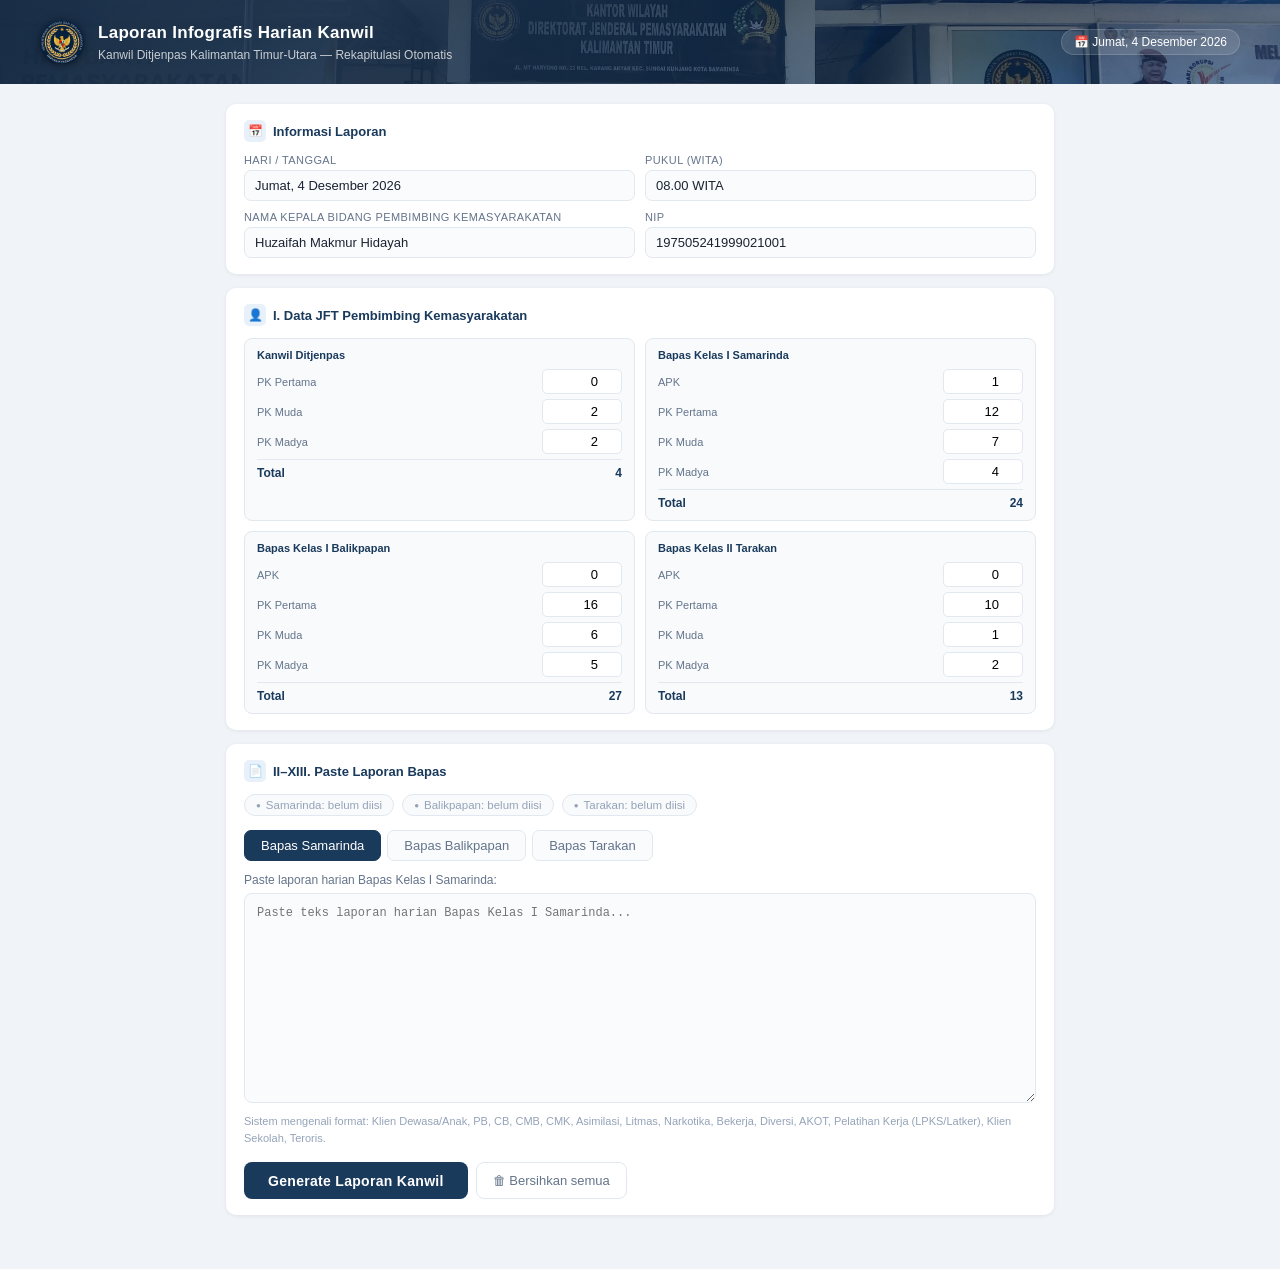
<file: index.html>
<!doctype html>
<html lang="id">
  <head>
    <meta charset="UTF-8" />
    <meta name="viewport" content="width=device-width, initial-scale=1.0" />
    <title>Laporan Infografis Harian Kanwil — Kaltim-Utara</title>
    <link rel="stylesheet" href="style.css" />

    <!-- ============================================================
       KONFIGURASI GAMBAR — UBAH DI SINI
       Letakkan file gambar di folder yang sama dengan index.html
       ============================================================ -->
    <script>
      var CONFIG = {
        LOGO: "logo.png", // ganti nama file logo
        FOTO_KANTOR: "foto_depan_kanwil.jpg", // ganti nama file foto kantor
      };

      // Inject otomatis ke CSS — tidak perlu ubah bagian lain
      document.addEventListener("DOMContentLoaded", function () {
        document.documentElement.style.setProperty(
          "--header-bg-image",
          "url('" + CONFIG.FOTO_KANTOR + "')",
        );
        var logoEl = document.getElementById("header-logo");
        if (logoEl) logoEl.src = CONFIG.LOGO;
      });
    </script>
  </head>
  <body>
    <div class="header">
      <!-- Background foto kantor — atur opacity di style.css variabel --header-bg-opacity -->
      <div class="header-bg"></div>
      <div class="header-inner">
        <div class="header-logo-wrap">
          <div class="logo-container">
            <img
              src="logo.png"
              alt="Logo Kementerian Imigrasi dan Pemasyarakatan"
              class="logo-img"
              id="header-logo"
            />
          </div>
          <div class="header-text">
            <h1>Laporan Infografis Harian Kanwil</h1>
            <p>
              Kanwil Ditjenpas Kalimantan Timur-Utara — Rekapitulasi Otomatis
            </p>
          </div>
        </div>
        <div class="header-date" id="header-date">📅 …</div>
      </div>
    </div>

    <div class="container">
      <!-- ===== META INFO ===== -->
      <div class="card">
        <div class="card-title">
          <span class="icon">📅</span> Informasi Laporan
        </div>
        <div class="meta-grid" style="margin-bottom: 10px">
          <div class="field">
            <label>Hari / Tanggal</label>
            <input
              type="text"
              id="meta-hari"
              value=""
              placeholder="Masukkan Hari dan Tanggal Laporan Dibuat"
            />
          </div>
          <div class="field">
            <label>Pukul (WITA)</label>
            <input
              type="text"
              id="meta-pukul"
              value="08.00 WITA"
              placeholder="Masukkan Jam Laporan Dibuat"
            />
          </div>
        </div>
        <div class="meta-grid">
          <div class="field">
            <label>Nama Kepala Bidang Pembimbing Kemasyarakatan</label>
            <input
              type="text"
              id="meta-nama"
              value="Huzaifah Makmur Hidayah"
              placeholder="Masukkan Nama Kepala Bidang Pembimbing Kemasyarakatan"
            />
          </div>
          <div class="field">
            <label>NIP</label>
            <input
              type="text"
              id="meta-nip"
              value="197505241999021001"
              placeholder="Masukkan NIP"
            />
          </div>
        </div>
      </div>

      <!-- ===== JFT PK ===== -->
      <div class="card">
        <div class="card-title">
          <span class="icon">👤</span> I. Data JFT Pembimbing Kemasyarakatan
        </div>
        <div class="jft-grid">
          <!-- Kanwil -->
          <div class="jft-unit">
            <div class="jft-unit-title">Kanwil Ditjenpas</div>
            <div class="jft-row">
              <label>PK Pertama</label
              ><input
                type="number"
                id="jft_kanwil_pertama"
                value="0"
                min="0"
                oninput="updateJftTotal('kanwil')"
              />
            </div>
            <div class="jft-row">
              <label>PK Muda</label
              ><input
                type="number"
                id="jft_kanwil_muda"
                value="2"
                min="0"
                oninput="updateJftTotal('kanwil')"
              />
            </div>
            <div class="jft-row">
              <label>PK Madya</label
              ><input
                type="number"
                id="jft_kanwil_madya"
                value="2"
                min="0"
                oninput="updateJftTotal('kanwil')"
              />
            </div>
            <div class="jft-total">
              <span>Total</span><span id="jft-kanwil-total">4</span>
            </div>
          </div>

          <!-- Samarinda -->
          <div class="jft-unit">
            <div class="jft-unit-title">Bapas Kelas I Samarinda</div>
            <div class="jft-row">
              <label>APK</label
              ><input
                type="number"
                id="jft_smr_apk"
                value="1"
                min="0"
                oninput="updateJftTotal('smr')"
              />
            </div>
            <div class="jft-row">
              <label>PK Pertama</label
              ><input
                type="number"
                id="jft_smr_pertama"
                value="12"
                min="0"
                oninput="updateJftTotal('smr')"
              />
            </div>
            <div class="jft-row">
              <label>PK Muda</label
              ><input
                type="number"
                id="jft_smr_muda"
                value="7"
                min="0"
                oninput="updateJftTotal('smr')"
              />
            </div>
            <div class="jft-row">
              <label>PK Madya</label
              ><input
                type="number"
                id="jft_smr_madya"
                value="4"
                min="0"
                oninput="updateJftTotal('smr')"
              />
            </div>
            <div class="jft-total">
              <span>Total</span><span id="jft-smr-total">24</span>
            </div>
          </div>

          <!-- Balikpapan -->
          <div class="jft-unit">
            <div class="jft-unit-title">Bapas Kelas I Balikpapan</div>
            <div class="jft-row">
              <label>APK</label
              ><input
                type="number"
                id="jft_bpp_apk"
                value="0"
                min="0"
                oninput="updateJftTotal('bpp')"
              />
            </div>
            <div class="jft-row">
              <label>PK Pertama</label
              ><input
                type="number"
                id="jft_bpp_pertama"
                value="16"
                min="0"
                oninput="updateJftTotal('bpp')"
              />
            </div>
            <div class="jft-row">
              <label>PK Muda</label
              ><input
                type="number"
                id="jft_bpp_muda"
                value="6"
                min="0"
                oninput="updateJftTotal('bpp')"
              />
            </div>
            <div class="jft-row">
              <label>PK Madya</label
              ><input
                type="number"
                id="jft_bpp_madya"
                value="5"
                min="0"
                oninput="updateJftTotal('bpp')"
              />
            </div>
            <div class="jft-total">
              <span>Total</span><span id="jft-bpp-total">27</span>
            </div>
          </div>

          <!-- Tarakan -->
          <div class="jft-unit">
            <div class="jft-unit-title">Bapas Kelas II Tarakan</div>
            <div class="jft-row">
              <label>APK</label
              ><input
                type="number"
                id="jft_trk_apk"
                value="0"
                min="0"
                oninput="updateJftTotal('trk')"
              />
            </div>
            <div class="jft-row">
              <label>PK Pertama</label
              ><input
                type="number"
                id="jft_trk_pertama"
                value="10"
                min="0"
                oninput="updateJftTotal('trk')"
              />
            </div>
            <div class="jft-row">
              <label>PK Muda</label
              ><input
                type="number"
                id="jft_trk_muda"
                value="1"
                min="0"
                oninput="updateJftTotal('trk')"
              />
            </div>
            <div class="jft-row">
              <label>PK Madya</label
              ><input
                type="number"
                id="jft_trk_madya"
                value="2"
                min="0"
                oninput="updateJftTotal('trk')"
              />
            </div>
            <div class="jft-total">
              <span>Total</span><span id="jft-trk-total">13</span>
            </div>
          </div>
        </div>
      </div>

      <!-- ===== INPUT LAPORAN BAPAS ===== -->
      <div class="card">
        <div class="card-title">
          <span class="icon">📄</span> II–XIII. Paste Laporan Bapas
        </div>

        <div class="status-row">
          <span class="badge" id="badge-smr">Samarinda: belum diisi</span>
          <span class="badge" id="badge-bpp">Balikpapan: belum diisi</span>
          <span class="badge" id="badge-trk">Tarakan: belum diisi</span>
        </div>

        <div class="tabs">
          <button
            type="button"
            class="tab active"
            onclick="switchTab('smr', this)"
          >
            Bapas Samarinda
          </button>
          <button type="button" class="tab" onclick="switchTab('bpp', this)">
            Bapas Balikpapan
          </button>
          <button type="button" class="tab" onclick="switchTab('trk', this)">
            Bapas Tarakan
          </button>
        </div>

        <!-- Panel Samarinda -->
        <div id="panel-smr" class="panel active">
          <label class="textarea-label"
            >Paste laporan harian Bapas Kelas I Samarinda:</label
          >
          <textarea
            id="txt-smr"
            placeholder="Paste teks laporan harian Bapas Kelas I Samarinda..."
            oninput="
              updateBadge('smr');
              livePreview('smr');
            "
          ></textarea>
          <p class="hint">
            Sistem mengenali format: Klien Dewasa/Anak, PB, CB, CMB, CMK,
            Asimilasi, Litmas, Narkotika, Bekerja, Diversi, AKOT, Pelatihan
            Kerja (LPKS/Latker), Klien Sekolah, Teroris.
          </p>
          <div class="parse-preview" id="prev-smr">
            <div class="parse-title">Hasil Parse Otomatis ✓</div>
            <div class="parse-grid" id="prev-smr-grid"></div>
          </div>
        </div>

        <!-- Panel Balikpapan -->
        <div id="panel-bpp" class="panel">
          <label class="textarea-label"
            >Paste laporan harian Bapas Kelas I Balikpapan:</label
          >
          <textarea
            id="txt-bpp"
            placeholder="Paste teks laporan harian Bapas Kelas I Balikpapan..."
            oninput="
              updateBadge('bpp');
              livePreview('bpp');
            "
          ></textarea>
          <p class="hint">
            Sistem mengenali format: Klien Dewasa/Anak, PB, CB, CMB, CMK,
            Asimilasi, Litmas, Narkotika, Bekerja, Diversi, AKOT, Pelatihan
            Kerja (LPKS/Latker), Klien Sekolah, Teroris.
          </p>
          <div class="parse-preview" id="prev-bpp">
            <div class="parse-title">Hasil Parse Otomatis ✓</div>
            <div class="parse-grid" id="prev-bpp-grid"></div>
          </div>
        </div>

        <!-- Panel Tarakan -->
        <div id="panel-trk" class="panel">
          <label class="textarea-label"
            >Paste laporan harian Bapas Kelas II Tarakan:</label
          >
          <textarea
            id="txt-trk"
            placeholder="Paste teks laporan harian Bapas Kelas II Tarakan..."
            oninput="
              updateBadge('trk');
              livePreview('trk');
            "
          ></textarea>
          <p class="hint">
            Sistem mengenali format: Klien Dewasa/Anak, PB, CB, CMB, CMK,
            Asimilasi, Litmas, Narkotika, Bekerja, Diversi, AKOT, Pelatihan
            Kerja (LPKS/Latker), Klien Sekolah, Teroris.
          </p>
          <div class="parse-preview" id="prev-trk">
            <div class="parse-title">Hasil Parse Otomatis ✓</div>
            <div class="parse-grid" id="prev-trk-grid"></div>
          </div>
        </div>

        <div class="err" id="err-msg"></div>

        <div class="btn-row" style="margin-top: 16px">
          <button type="button" class="btn-gen" onclick="generateLaporan()">
            Generate Laporan Kanwil
          </button>
          <button type="button" class="btn-clear" onclick="clearAll()">
            🗑 Bersihkan semua
          </button>
        </div>
      </div>

      <!-- ===== HASIL ===== -->
      <div class="result-wrap" id="result-area" style="display: none">
        <div class="result-card">
          <div class="result-header">
            <span class="result-label"
              >📋 Hasil Rekapitulasi Laporan Kanwil</span
            >
            <button type="button" class="btn-copy" onclick="copyResult()">
              📋 Salin teks
            </button>
          </div>
          <div class="result-body">
            <pre id="result-text"></pre>
          </div>
        </div>
      </div>
    </div>
    <!-- /container -->

    <script src="app.js"></script>
  </body>
</html>
</file>
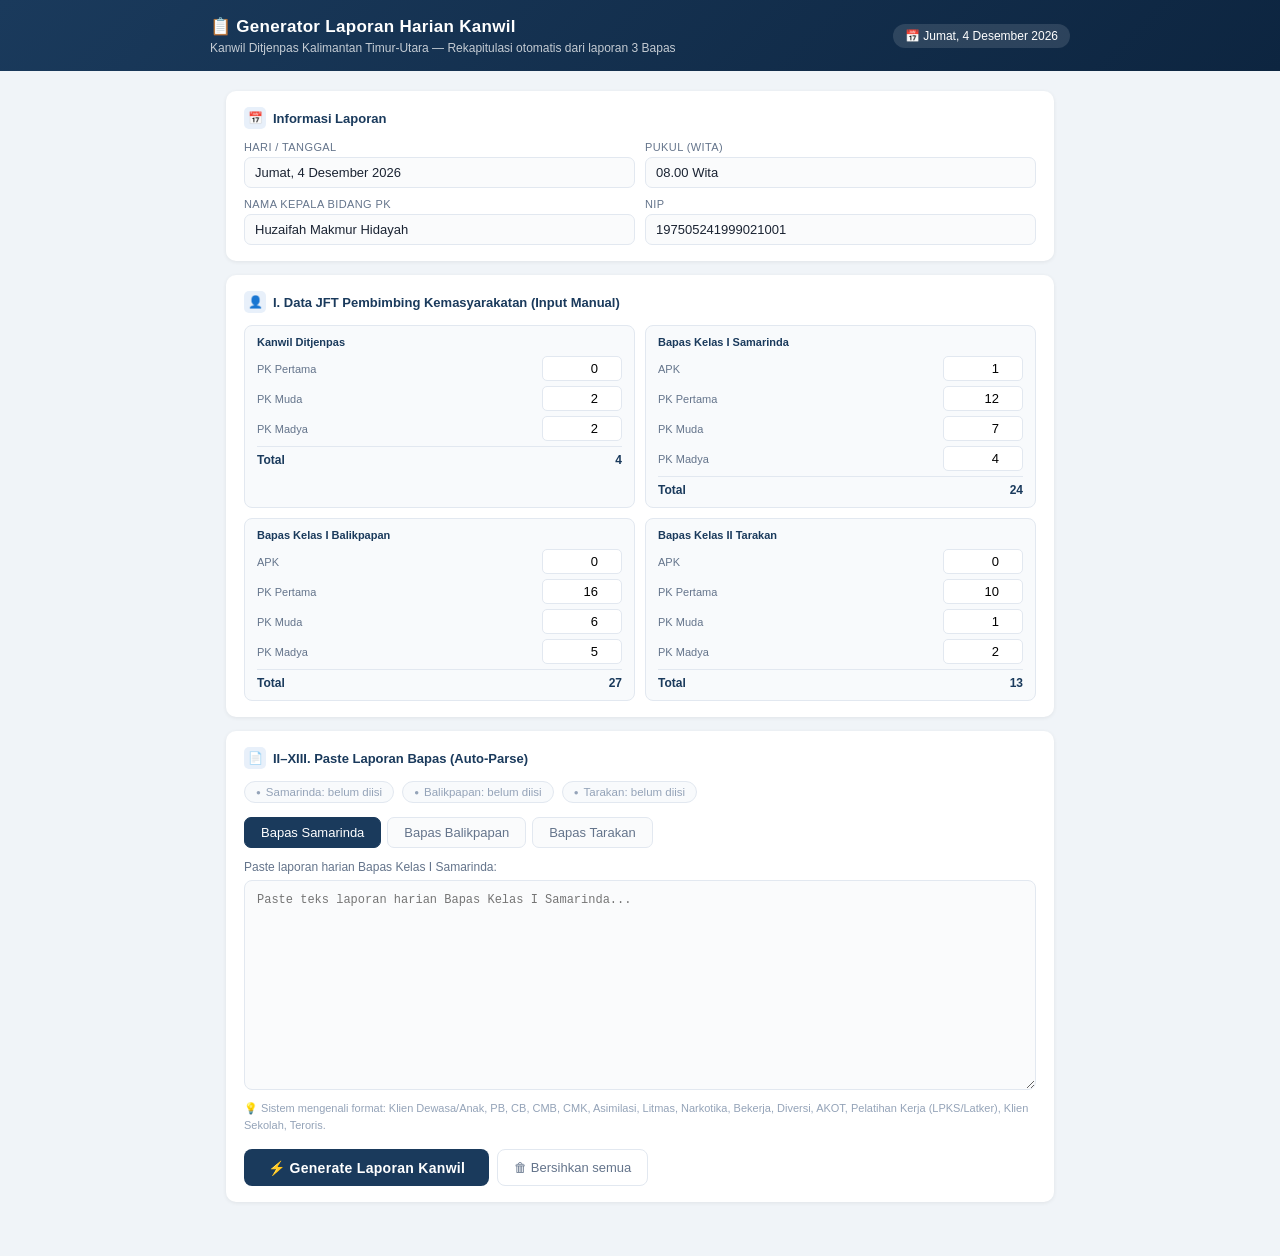
<file: laporan-kanwil.html>
<!DOCTYPE html>
<html lang="id">
<head>
<meta charset="UTF-8" />
<meta name="viewport" content="width=device-width, initial-scale=1.0" />
<title>Generator Laporan Harian Kanwil — Kaltim-Utara</title>
<style>
/* ============================================================
   Generator Laporan Harian Kanwil — Kaltim-Utara
   Versi: HTML Murni (tanpa PHP / server)
   ============================================================ */

*, *::before, *::after {
  box-sizing: border-box;
  margin: 0;
  padding: 0;
}

body {
  font-family: 'Segoe UI', Tahoma, Geneva, Verdana, sans-serif;
  background: #f0f4f8;
  color: #1a2332;
  min-height: 100vh;
}

/* ---- HEADER ---- */
.header {
  background: linear-gradient(135deg, #1a3a5c 0%, #0d2540 100%);
  color: white;
  padding: 16px 24px;
}
.header-inner {
  max-width: 860px;
  margin: 0 auto;
  display: flex;
  align-items: center;
  justify-content: space-between;
  gap: 12px;
  flex-wrap: wrap;
}
.header h1 {
  font-size: 17px;
  font-weight: 600;
  letter-spacing: 0.3px;
}
.header p {
  font-size: 12px;
  opacity: 0.75;
  margin-top: 4px;
}
.header-date {
  font-size: 12px;
  background: rgba(255,255,255,0.12);
  padding: 5px 12px;
  border-radius: 20px;
  white-space: nowrap;
}

/* ---- CONTAINER ---- */
.container {
  max-width: 860px;
  margin: 0 auto;
  padding: 20px 16px 40px;
}

/* ---- CARDS ---- */
.card {
  background: white;
  border-radius: 10px;
  padding: 16px 18px;
  margin-bottom: 14px;
  box-shadow: 0 1px 4px rgba(0,0,0,0.07);
}
.card-title {
  font-size: 13px;
  font-weight: 600;
  color: #1a3a5c;
  margin-bottom: 12px;
  display: flex;
  align-items: center;
  gap: 7px;
}
.card-title .icon {
  width: 22px;
  height: 22px;
  background: #e8f0fa;
  border-radius: 5px;
  display: flex;
  align-items: center;
  justify-content: center;
  font-size: 12px;
}

/* ---- META GRIDS ---- */
.meta-grid {
  display: grid;
  grid-template-columns: 1fr 1fr;
  gap: 10px;
}
@media (max-width: 600px) {
  .meta-grid { grid-template-columns: 1fr; }
}
.field label {
  font-size: 11px;
  color: #64748b;
  display: block;
  margin-bottom: 4px;
  font-weight: 500;
  text-transform: uppercase;
  letter-spacing: 0.4px;
}
.field input,
.field select {
  width: 100%;
  padding: 7px 10px;
  font-size: 13px;
  border: 1.5px solid #e2e8f0;
  border-radius: 7px;
  background: #fafbfc;
  color: #1a2332;
  transition: border-color 0.15s;
}
.field input:focus,
.field select:focus {
  outline: none;
  border-color: #2563eb;
  background: white;
}

/* ---- JFT SECTION ---- */
.jft-grid {
  display: grid;
  grid-template-columns: 1fr 1fr;
  gap: 10px;
}
@media (max-width: 600px) {
  .jft-grid { grid-template-columns: 1fr; }
}
.jft-unit {
  background: #f8fafc;
  border: 1px solid #e2e8f0;
  border-radius: 8px;
  padding: 10px 12px;
}
.jft-unit-title {
  font-size: 11px;
  font-weight: 600;
  color: #1a3a5c;
  margin-bottom: 8px;
}
.jft-row {
  display: grid;
  grid-template-columns: 1fr 80px;
  align-items: center;
  margin-bottom: 5px;
}
.jft-row label {
  font-size: 11px;
  color: #64748b;
}
.jft-row input {
  padding: 4px 8px;
  font-size: 13px;
  border: 1px solid #e2e8f0;
  border-radius: 5px;
  text-align: right;
  width: 100%;
  background: white;
}
.jft-row input:focus {
  outline: none;
  border-color: #2563eb;
}
.jft-total {
  font-size: 12px;
  font-weight: 600;
  color: #1a3a5c;
  padding-top: 6px;
  border-top: 1px solid #e2e8f0;
  margin-top: 4px;
  display: flex;
  justify-content: space-between;
}

/* ---- TABS ---- */
.tabs {
  display: flex;
  gap: 6px;
  margin-bottom: 12px;
  flex-wrap: wrap;
}
.tab {
  padding: 7px 16px;
  border-radius: 7px;
  border: 1.5px solid #e2e8f0;
  background: #fafbfc;
  color: #64748b;
  font-size: 13px;
  font-weight: 500;
  cursor: pointer;
  transition: all 0.15s;
}
.tab:hover {
  border-color: #93c5fd;
  color: #2563eb;
}
.tab.active {
  background: #1a3a5c;
  color: white;
  border-color: #1a3a5c;
}

/* ---- STATUS BADGES ---- */
.status-row {
  display: flex;
  gap: 8px;
  flex-wrap: wrap;
  margin-bottom: 14px;
}
.badge {
  font-size: 11.5px;
  padding: 4px 11px;
  border-radius: 20px;
  border: 1.5px solid #e2e8f0;
  color: #94a3b8;
  background: #f8fafc;
  font-weight: 500;
  display: flex;
  align-items: center;
  gap: 5px;
}
.badge::before { content: '●'; font-size: 8px; }
.badge.ok {
  background: #f0fdf4;
  border-color: #86efac;
  color: #15803d;
}
.badge.ok::before { color: #22c55e; }

/* ---- PANEL & TEXTAREA ---- */
.panel { display: none; }
.panel.active { display: block; }

.textarea-label {
  font-size: 12px;
  color: #64748b;
  margin-bottom: 6px;
  display: block;
}
textarea {
  width: 100%;
  height: 210px;
  padding: 10px 12px;
  font-size: 12px;
  font-family: 'Courier New', monospace;
  border: 1.5px solid #e2e8f0;
  border-radius: 8px;
  background: #fafbfc;
  color: #1a2332;
  resize: vertical;
  line-height: 1.6;
  transition: border-color 0.15s;
}
textarea:focus {
  outline: none;
  border-color: #2563eb;
  background: white;
}
.hint {
  font-size: 11px;
  color: #94a3b8;
  margin-top: 6px;
  line-height: 1.5;
}

/* ---- PARSE PREVIEW ---- */
.parse-preview {
  margin-top: 10px;
  background: #f8fafc;
  border: 1px solid #e2e8f0;
  border-radius: 8px;
  padding: 10px 12px;
  display: none;
}
.parse-preview.show { display: block; }
.parse-title {
  font-size: 11px;
  font-weight: 600;
  color: #64748b;
  text-transform: uppercase;
  letter-spacing: 0.5px;
  margin-bottom: 8px;
}
.parse-grid {
  display: grid;
  grid-template-columns: repeat(auto-fill, minmax(130px, 1fr));
  gap: 5px;
}
.parse-item {
  background: white;
  border: 1px solid #e2e8f0;
  border-radius: 5px;
  padding: 5px 8px;
}
.parse-item .key { font-size: 10px; color: #94a3b8; }
.parse-item .val { font-size: 13px; font-weight: 600; color: #1a3a5c; }
.parse-item.found .val { color: #15803d; }
.parse-item.zero  .val { color: #94a3b8; }

/* ---- BUTTONS ---- */
.btn-row {
  display: flex;
  gap: 8px;
  flex-wrap: wrap;
}
.btn-gen {
  padding: 10px 24px;
  background: #1a3a5c;
  color: white;
  border: none;
  border-radius: 8px;
  font-size: 14px;
  font-weight: 600;
  cursor: pointer;
  transition: background 0.15s;
  letter-spacing: 0.3px;
}
.btn-gen:hover { background: #0d2540; }

.btn-clear {
  padding: 10px 16px;
  background: transparent;
  color: #64748b;
  border: 1.5px solid #e2e8f0;
  border-radius: 8px;
  font-size: 13px;
  cursor: pointer;
  transition: all 0.15s;
}
.btn-clear:hover { border-color: #94a3b8; color: #334155; }

.btn-copy {
  padding: 7px 16px;
  background: #15803d;
  color: white;
  border: none;
  border-radius: 7px;
  font-size: 13px;
  font-weight: 500;
  cursor: pointer;
  transition: background 0.15s;
}
.btn-copy:hover { background: #166534; }

/* ---- ERROR ---- */
.err {
  background: #fef2f2;
  border: 1px solid #fca5a5;
  color: #b91c1c;
  padding: 10px 14px;
  border-radius: 8px;
  font-size: 13px;
  margin-top: 10px;
  display: none;
}

/* ---- RESULT ---- */
.result-wrap { margin-top: 16px; }
.result-card {
  background: white;
  border-radius: 10px;
  box-shadow: 0 1px 4px rgba(0,0,0,0.07);
  overflow: hidden;
}
.result-header {
  display: flex;
  align-items: center;
  justify-content: space-between;
  padding: 12px 16px;
  background: #1a3a5c;
}
.result-label {
  font-size: 13px;
  font-weight: 600;
  color: white;
}
.result-body { padding: 16px; }
pre {
  font-size: 12.5px;
  font-family: 'Courier New', monospace;
  color: #1a2332;
  white-space: pre-wrap;
  word-break: break-word;
  line-height: 1.8;
}
</style>
</head>
<body>

<div class="header">
  <div class="header-inner">
    <div>
      <h1>📋 Generator Laporan Harian Kanwil</h1>
      <p>Kanwil Ditjenpas Kalimantan Timur-Utara — Rekapitulasi otomatis dari laporan 3 Bapas</p>
    </div>
    <div class="header-date" id="header-date">📅 …</div>
  </div>
</div>

<div class="container">

  <!-- ===== META INFO ===== -->
  <div class="card">
    <div class="card-title"><span class="icon">📅</span> Informasi Laporan</div>
    <div class="meta-grid" style="margin-bottom:10px">
      <div class="field">
        <label>Hari / Tanggal</label>
        <input type="text" id="meta-hari" placeholder="Sabtu, 2 Mei 2026" />
      </div>
      <div class="field">
        <label>Pukul (WITA)</label>
        <input type="text" id="meta-pukul" value="08.00 Wita" placeholder="08.00 Wita" />
      </div>
    </div>
    <div class="meta-grid">
      <div class="field">
        <label>Nama Kepala Bidang PK</label>
        <input type="text" id="meta-nama" value="Huzaifah Makmur Hidayah" />
      </div>
      <div class="field">
        <label>NIP</label>
        <input type="text" id="meta-nip" value="197505241999021001" />
      </div>
    </div>
  </div>

  <!-- ===== JFT PK ===== -->
  <div class="card">
    <div class="card-title"><span class="icon">👤</span> I. Data JFT Pembimbing Kemasyarakatan (Input Manual)</div>
    <div class="jft-grid">

      <!-- Kanwil -->
      <div class="jft-unit">
        <div class="jft-unit-title">Kanwil Ditjenpas</div>
        <div class="jft-row"><label>PK Pertama</label><input type="number" id="jft_kanwil_pertama" value="0" min="0" oninput="updateJftTotal('kanwil')" /></div>
        <div class="jft-row"><label>PK Muda</label><input type="number" id="jft_kanwil_muda" value="2" min="0" oninput="updateJftTotal('kanwil')" /></div>
        <div class="jft-row"><label>PK Madya</label><input type="number" id="jft_kanwil_madya" value="2" min="0" oninput="updateJftTotal('kanwil')" /></div>
        <div class="jft-total"><span>Total</span><span id="jft-kanwil-total">4</span></div>
      </div>

      <!-- Samarinda -->
      <div class="jft-unit">
        <div class="jft-unit-title">Bapas Kelas I Samarinda</div>
        <div class="jft-row"><label>APK</label><input type="number" id="jft_smr_apk" value="1" min="0" oninput="updateJftTotal('smr')" /></div>
        <div class="jft-row"><label>PK Pertama</label><input type="number" id="jft_smr_pertama" value="12" min="0" oninput="updateJftTotal('smr')" /></div>
        <div class="jft-row"><label>PK Muda</label><input type="number" id="jft_smr_muda" value="7" min="0" oninput="updateJftTotal('smr')" /></div>
        <div class="jft-row"><label>PK Madya</label><input type="number" id="jft_smr_madya" value="4" min="0" oninput="updateJftTotal('smr')" /></div>
        <div class="jft-total"><span>Total</span><span id="jft-smr-total">24</span></div>
      </div>

      <!-- Balikpapan -->
      <div class="jft-unit">
        <div class="jft-unit-title">Bapas Kelas I Balikpapan</div>
        <div class="jft-row"><label>APK</label><input type="number" id="jft_bpp_apk" value="0" min="0" oninput="updateJftTotal('bpp')" /></div>
        <div class="jft-row"><label>PK Pertama</label><input type="number" id="jft_bpp_pertama" value="16" min="0" oninput="updateJftTotal('bpp')" /></div>
        <div class="jft-row"><label>PK Muda</label><input type="number" id="jft_bpp_muda" value="6" min="0" oninput="updateJftTotal('bpp')" /></div>
        <div class="jft-row"><label>PK Madya</label><input type="number" id="jft_bpp_madya" value="5" min="0" oninput="updateJftTotal('bpp')" /></div>
        <div class="jft-total"><span>Total</span><span id="jft-bpp-total">27</span></div>
      </div>

      <!-- Tarakan -->
      <div class="jft-unit">
        <div class="jft-unit-title">Bapas Kelas II Tarakan</div>
        <div class="jft-row"><label>APK</label><input type="number" id="jft_trk_apk" value="0" min="0" oninput="updateJftTotal('trk')" /></div>
        <div class="jft-row"><label>PK Pertama</label><input type="number" id="jft_trk_pertama" value="10" min="0" oninput="updateJftTotal('trk')" /></div>
        <div class="jft-row"><label>PK Muda</label><input type="number" id="jft_trk_muda" value="1" min="0" oninput="updateJftTotal('trk')" /></div>
        <div class="jft-row"><label>PK Madya</label><input type="number" id="jft_trk_madya" value="2" min="0" oninput="updateJftTotal('trk')" /></div>
        <div class="jft-total"><span>Total</span><span id="jft-trk-total">13</span></div>
      </div>

    </div>
  </div>

  <!-- ===== INPUT LAPORAN BAPAS ===== -->
  <div class="card">
    <div class="card-title"><span class="icon">📄</span> II–XIII. Paste Laporan Bapas (Auto-Parse)</div>

    <div class="status-row">
      <span class="badge" id="badge-smr">Samarinda: belum diisi</span>
      <span class="badge" id="badge-bpp">Balikpapan: belum diisi</span>
      <span class="badge" id="badge-trk">Tarakan: belum diisi</span>
    </div>

    <div class="tabs">
      <button type="button" class="tab active" onclick="switchTab('smr',this)">Bapas Samarinda</button>
      <button type="button" class="tab" onclick="switchTab('bpp',this)">Bapas Balikpapan</button>
      <button type="button" class="tab" onclick="switchTab('trk',this)">Bapas Tarakan</button>
    </div>

    <!-- Panel Samarinda -->
    <div id="panel-smr" class="panel active">
      <label class="textarea-label">Paste laporan harian Bapas Kelas I Samarinda:</label>
      <textarea id="txt-smr" placeholder="Paste teks laporan harian Bapas Kelas I Samarinda..." oninput="updateBadge('smr'); livePreview('smr')"></textarea>
      <p class="hint">💡 Sistem mengenali format: Klien Dewasa/Anak, PB, CB, CMB, CMK, Asimilasi, Litmas, Narkotika, Bekerja, Diversi, AKOT, Pelatihan Kerja (LPKS/Latker), Klien Sekolah, Teroris.</p>
      <div class="parse-preview" id="prev-smr">
        <div class="parse-title">Hasil Parse Otomatis ✓</div>
        <div class="parse-grid" id="prev-smr-grid"></div>
      </div>
    </div>

    <!-- Panel Balikpapan -->
    <div id="panel-bpp" class="panel">
      <label class="textarea-label">Paste laporan harian Bapas Kelas I Balikpapan:</label>
      <textarea id="txt-bpp" placeholder="Paste teks laporan harian Bapas Kelas I Balikpapan..." oninput="updateBadge('bpp'); livePreview('bpp')"></textarea>
      <p class="hint">💡 Sistem mengenali format: Klien Dewasa/Anak, PB, CB, CMB, CMK, Asimilasi, Litmas, Narkotika, Bekerja, Diversi, AKOT, Pelatihan Kerja (LPKS/Latker), Klien Sekolah, Teroris.</p>
      <div class="parse-preview" id="prev-bpp">
        <div class="parse-title">Hasil Parse Otomatis ✓</div>
        <div class="parse-grid" id="prev-bpp-grid"></div>
      </div>
    </div>

    <!-- Panel Tarakan -->
    <div id="panel-trk" class="panel">
      <label class="textarea-label">Paste laporan harian Bapas Kelas II Tarakan:</label>
      <textarea id="txt-trk" placeholder="Paste teks laporan harian Bapas Kelas II Tarakan..." oninput="updateBadge('trk'); livePreview('trk')"></textarea>
      <p class="hint">💡 Sistem mengenali format: Klien Dewasa/Anak, PB, CB, CMB, CMK, Asimilasi, Litmas, Narkotika, Bekerja, Diversi, AKOT, Pelatihan Kerja (LPKS/Latker), Klien Sekolah, Teroris.</p>
      <div class="parse-preview" id="prev-trk">
        <div class="parse-title">Hasil Parse Otomatis ✓</div>
        <div class="parse-grid" id="prev-trk-grid"></div>
      </div>
    </div>

    <div class="err" id="err-msg"></div>

    <div class="btn-row" style="margin-top:16px">
      <button type="button" class="btn-gen" onclick="generateLaporan()">⚡ Generate Laporan Kanwil</button>
      <button type="button" class="btn-clear" onclick="clearAll()">🗑 Bersihkan semua</button>
    </div>
  </div>

  <!-- ===== HASIL ===== -->
  <div class="result-wrap" id="result-area" style="display:none">
    <div class="result-card">
      <div class="result-header">
        <span class="result-label">📋 Hasil Rekapitulasi Laporan Kanwil</span>
        <button type="button" class="btn-copy" onclick="copyResult()">📋 Salin teks</button>
      </div>
      <div class="result-body">
        <pre id="result-text"></pre>
      </div>
    </div>
  </div>

</div><!-- /container -->

<script>
/* ============================================================
   KONFIGURASI
   ============================================================ */
var KABID_NAMA = 'Huzaifah Makmur Hidayah';
var KABID_NIP  = '197505241999021001';

var HARI_LIST  = ['Minggu','Senin','Selasa','Rabu','Kamis','Jumat','Sabtu'];
var BULAN_LIST = ['','Januari','Februari','Maret','April','Mei','Juni','Juli','Agustus','September','Oktober','November','Desember'];

var PREVIEW_FIELDS = [
  { key: 'dewasa',          label: 'Klien Dewasa' },
  { key: 'anak',            label: 'Klien Anak' },
  { key: 'pb_dewasa',       label: 'PB (Dewasa)' },
  { key: 'cb_dewasa',       label: 'CB (Dewasa)' },
  { key: 'cmb_dewasa',      label: 'CMB' },
  { key: 'cmk_dewasa',      label: 'CMK' },
  { key: 'asim_dewasa',     label: 'Asimilasi Dew.' },
  { key: 'pb_anak',         label: 'PB (Anak)' },
  { key: 'cb_anak',         label: 'CB (Anak)' },
  { key: 'asim_anak',       label: 'Asimilasi Anak' },
  { key: 'litmas_dew_req',  label: 'Litmas Dew. (Req)' },
  { key: 'litmas_dew_done', label: 'Litmas Dew. (Done)' },
  { key: 'litmas_anak_req', label: 'Litmas Anak (Req)' },
  { key: 'litmas_anak_done',label: 'Litmas Anak (Done)' },
  { key: 'diversi',         label: 'Diversi' },
  { key: 'akot',            label: 'AKOT' },
  { key: 'latker',          label: 'Latker/LPKS' },
  { key: 'sekolah',         label: 'Klien Sekolah' },
  { key: 'bekerja',         label: 'Klien Bekerja' },
  { key: 'narkotika',       label: 'Narkotika (Dew+Anak)' },
  { key: 'teroris',         label: 'Teroris (Dew+Anak)' },
];

/* ============================================================
   TANGGAL OTOMATIS
   ============================================================ */
function getTanggalHariIni() {
  var now = new Date();
  var hari   = HARI_LIST[now.getDay()];
  var tgl    = now.getDate();
  var bulan  = BULAN_LIST[now.getMonth() + 1];
  var tahun  = now.getFullYear();
  return hari + ', ' + tgl + ' ' + bulan + ' ' + tahun;
}

/* ============================================================
   TAB SWITCHING
   ============================================================ */
function switchTab(id, el) {
  document.querySelectorAll('.tab').forEach(function(t) { t.classList.remove('active'); });
  document.querySelectorAll('.panel').forEach(function(p) { p.classList.remove('active'); });
  el.classList.add('active');
  document.getElementById('panel-' + id).classList.add('active');
}

/* ============================================================
   STATUS BADGE
   ============================================================ */
function updateBadge(id) {
  var txt   = document.getElementById('txt-' + id).value.trim();
  var badge = document.getElementById('badge-' + id);
  var label = id === 'smr' ? 'Samarinda' : id === 'bpp' ? 'Balikpapan' : 'Tarakan';
  if (txt.length > 20) {
    badge.className = 'badge ok';
    badge.textContent = label + ': sudah diisi ✓';
  } else {
    badge.className = 'badge';
    badge.textContent = label + ': belum diisi';
  }
}

/* ============================================================
   JFT TOTAL CALCULATOR
   ============================================================ */
function updateJftTotal(unit) {
  var ids = unit === 'kanwil'
    ? ['jft_kanwil_pertama', 'jft_kanwil_muda', 'jft_kanwil_madya']
    : ['jft_' + unit + '_apk', 'jft_' + unit + '_pertama', 'jft_' + unit + '_muda', 'jft_' + unit + '_madya'];

  var total = ids.reduce(function(sum, id) {
    var el = document.getElementById(id);
    return sum + (el ? (parseInt(el.value) || 0) : 0);
  }, 0);

  document.getElementById('jft-' + unit + '-total').textContent = total;
}

/* ============================================================
   PARSER — port dari parser.php ke JavaScript
   ============================================================ */

function extractNum(text, patterns) {
  for (var i = 0; i < patterns.length; i++) {
    var m = text.match(patterns[i]);
    if (m) {
      var raw = m[1].replace(/[.,\s]/g, '');
      var n   = parseInt(raw, 10);
      if (!isNaN(n)) return n;
    }
  }
  return null;
}

function extractIntFromLine(text, keyword) {
  var esc = keyword.replace(/[.*+?^${}()|[\]\\]/g, '\\$&');
  // Format 1: "KEYWORD : angka" di baris yang sama
  var re1 = new RegExp('^' + esc + '\\s*[:\\-]?\\s*([\\d.,]+)', 'im');
  var m1  = text.match(re1);
  if (m1) return parseInt(m1[1].replace(/[.,]/g, ''), 10);
  // Format 2: "KEYWORD ... Jumlah : angka"
  var re2 = new RegExp(esc + '[\\s\\S]{0,60}?jumlah\\s*[=:]\\s*([\\d.,]+)', 'i');
  var m2  = text.match(re2);
  if (m2) return parseInt(m2[1].replace(/[.,]/g, ''), 10);
  return null;
}

function parseReport(text) {
  var t = text;
  var d = {};

  // ---- KLIEN DEWASA TOTAL ----
  var mDew = t.match(/klien dewasa[\s\S]{0,200}?jumlah\s*[=:]\s*([\d.,]+)/i);
  if (mDew) {
    d.dewasa = parseInt(mDew[1].replace(/[.,]/g,''), 10);
  } else {
    var mDew2 = t.match(/jumlah\s*[=:]\s*([\d.,]+)\s*orang/i);
    d.dewasa = mDew2 ? parseInt(mDew2[1].replace(/[.,]/g,''), 10) : null;
  }

  // ---- KLIEN ANAK TOTAL ----
  var mAnak = t.match(/klien anak[\s\S]{0,200}?jumlah\s*[=:]\s*([\d.,]+)/i);
  d.anak = mAnak ? parseInt(mAnak[1].replace(/[.,]/g,''), 10) : null;

  // ---- INTEGRASI DEWASA ----
  d.pb_dewasa  = extractIntFromLine(t, 'pb');
  d.cb_dewasa  = extractIntFromLine(t, 'cb');
  d.cmb_dewasa = extractIntFromLine(t, 'cmb');
  d.cmk_dewasa = extractIntFromLine(t, 'cmk');

  // Asimilasi dewasa — kemunculan pertama
  var asimJumlahAll = t.match(/asimila[si]*[\s\S]{0,60}?jumlah\s*[=:]\s*([\d.,]+)/i);
  var asimAll       = t.match(/asimila[si]*\s*[:\-]?\s*([\d.,]+)/i);
  if (asimJumlahAll) {
    d.asim_dewasa = parseInt(asimJumlahAll[1].replace(/[.,]/g,''), 10);
  } else if (asimAll) {
    d.asim_dewasa = parseInt(asimAll[1].replace(/[.,]/g,''), 10);
  } else {
    d.asim_dewasa = null;
  }

  // ---- KLIEN ANAK DETAIL ----
  var anakMatch = t.match(/klien anak[\s\S]{0,1500}/i);
  if (anakMatch) {
    var ab = anakMatch[0];
    d.pb_anak  = extractIntFromLine(ab, 'pb');
    d.cb_anak  = extractIntFromLine(ab, 'cb');
    d.cmb_anak = extractIntFromLine(ab, 'cmb');

    var asirum   = ab.match(/asirum[\s\S]{0,60}?jumlah\s*[=:]\s*([\d.,]+)/i);
    var asimAnakJ = ab.match(/asimila[si]*[\s\S]{0,60}?jumlah\s*[=:]\s*([\d.,]+)/i);
    var asimAnak  = ab.match(/asimila[si]*\s*[:\-]?\s*([\d.,]+)/i);
    if (asirum) {
      d.asim_anak = parseInt(asirum[1].replace(/[.,]/g,''), 10);
    } else if (asimAnakJ) {
      d.asim_anak = parseInt(asimAnakJ[1].replace(/[.,]/g,''), 10);
    } else if (asimAnak) {
      d.asim_anak = parseInt(asimAnak[1].replace(/[.,]/g,''), 10);
    } else {
      d.asim_anak = null;
    }
  } else {
    d.pb_anak   = null;
    d.cb_anak   = null;
    d.asim_anak = null;
    d.cmb_anak  = null;
  }

  // ---- LITMAS ----
  d.litmas_dew_req = extractNum(t, [
    /permintaan litmas dewasa\s*\d{0,4}\s*[:\-]?\s*([\d.,]+)/i,
    /permintaan[\s\S]{0,5}dewasa\s*\d{0,4}\s*[:\-]?\s*([\d.,]+)/i,
    /permintaan litmas[\s\S]{0,50}dewasa\s*[:\-]?\s*([\d.,]+)/i,
  ]);
  d.litmas_dew_done = extractNum(t, [
    /penyelesaian litmas dewasa\s*\d{0,4}\s*[:\-]?\s*([\d.,]+)/i,
    /penyelesaian[\s\S]{0,5}dewasa\s*\d{0,4}\s*[:\-]?\s*([\d.,]+)/i,
    /penyelesaian litmas[\s\S]{0,50}dewasa\s*[:\-]?\s*([\d.,]+)/i,
  ]);
  d.litmas_anak_req = extractNum(t, [
    /permintaan litmas anak\s*\d{0,4}\s*[:\-]?\s*([\d.,]+)/i,
    /permintaan[\s\S]{0,5}anak\s*\d{0,4}\s*[:\-]?\s*([\d.,]+)/i,
  ]);
  d.litmas_anak_done = extractNum(t, [
    /penyelesaian litmas anak\s*\d{0,4}\s*[:\-]?\s*([\d.,]+)/i,
    /penyelesaian[\s\S]{0,5}anak\s*\d{0,4}\s*[:\-]?\s*([\d.,]+)/i,
  ]);

  // ---- DIVERSI ----
  d.diversi = extractNum(t, [
    /diversi\s*[:\-]?\s*([\d.,]+)/i,
    /diversi[\s\S]{0,50}jumlah\s*[=:]\s*([\d.,]+)/i,
  ]);

  // ---- AKOT ----
  d.akot = extractNum(t, [
    /^akot\s*\n[\s\S]{0,60}jumlah\s*[=:]\s*([\d.,]+)/im,
    /akot[\s\S]{0,60}jumlah\s*[=:]\s*([\d.,]+)/i,
    /^akot\s*[:\-]?\s*([\d.,]+)/im,
  ]);

  // ---- PELATIHAN KERJA / LPKS / LATKER ----
  d.latker = extractNum(t, [
    /lpks\s*\/?s*latker[\s\S]{0,60}jumlah\s*[=:]\s*([\d.,]+)/i,
    /latker[\s\S]{0,60}jumlah\s*[=:]\s*([\d.,]+)/i,
    /pelatihan kerja[\s\S]{0,60}jumlah\s*[=:]\s*([\d.,]+)/i,
    /lpks[\s\S]{0,60}jumlah\s*[=:]\s*([\d.,]+)/i,
  ]);

  // ---- KLIEN SEKOLAH ----
  d.sekolah = extractNum(t, [
    /klien anak sekolah\s*[:\-]?\s*([\d.,]+)/i,
    /anak sekolah\s*[:\-]?\s*([\d.,]+)/i,
    /klien sekolah\s*[:\-]?\s*([\d.,]+)/i,
    /sekolah\s*[:\-]?\s*([\d.,]+)/i,
  ]);

  // ---- KLIEN BEKERJA ----
  d.bekerja = extractNum(t, [
    /klien bekerja[\s\S]{0,80}jumlah\s*[=:]\s*([\d.,]+)/i,
    /bekerja\s*\n[\s\S]{0,80}jumlah\s*[=:]\s*([\d.,]+)/i,
  ]);

  // ---- NARKOTIKA ----
  var splitAnakPos = t.search(/klien anak/i);
  var tDewPart  = splitAnakPos >= 0 ? t.substring(0, splitAnakPos) : t;
  var tAnakPart = splitAnakPos >= 0 ? t.substring(splitAnakPos)    : '';

  var narkDew = extractNum(tDewPart, [
    /klien narkotika[\s\S]{0,60}jumlah\s*[=:]\s*([\d.,]+)/i,
    /klien narkoba[\s\S]{0,80}jumlah\s*[=:]\s*([\d.,]+)/i,
    /narkoba[\s\S]{0,80}jumlah\s*[=:]\s*([\d.,]+)/i,
    /narkotika[\s\S]{0,80}jumlah\s*[=:]\s*([\d.,]+)/i,
  ]);
  var narkAnak = tAnakPart ? extractNum(tAnakPart, [
    /klien narkotika\s*[:\-]\s*([\d.,]+)/i,
    /klien narkoba\s*[:\-]\s*([\d.,]+)/i,
    /narkotika[\s\S]{0,60}jumlah\s*[=:]\s*([\d.,]+)/i,
    /narkoba[\s\S]{0,60}jumlah\s*[=:]\s*([\d.,]+)/i,
    /narkotika\s*[:\-]\s*([\d.,]+)/i,
  ]) : null;

  d.narkotika = (narkDew !== null || narkAnak !== null)
    ? (narkDew || 0) + (narkAnak || 0) : null;

  // ---- TERORIS ----
  var terisDew = extractNum(tDewPart, [
    /klien teroris\s*[:\-]?\s*([\d.,]+)/i,
    /teroris\s*[:\-]?\s*([\d.,]+)/i,
  ]);
  var terisAnak = tAnakPart ? extractNum(tAnakPart, [
    /klien teroris\s*[:\-]?\s*([\d.,]+)/i,
    /teroris\s*[:\-]?\s*([\d.,]+)/i,
  ]) : null;

  d.teroris = (terisDew !== null || terisAnak !== null)
    ? (terisDew || 0) + (terisAnak || 0) : null;

  return d;
}

/* ============================================================
   LIVE PREVIEW (client-side, tanpa AJAX)
   ============================================================ */
var previewTimers = {};

function livePreview(id) {
  var txt    = document.getElementById('txt-' + id).value.trim();
  var prevEl = document.getElementById('prev-' + id);
  var gridEl = document.getElementById('prev-' + id + '-grid');

  if (txt.length < 20) {
    prevEl.classList.remove('show');
    return;
  }

  clearTimeout(previewTimers[id]);
  previewTimers[id] = setTimeout(function() {
    var data = parseReport(txt);
    renderPreviewGrid(gridEl, data);
    prevEl.classList.add('show');
  }, 400);
}

function renderPreviewGrid(gridEl, data) {
  var html = '';
  PREVIEW_FIELDS.forEach(function(f) {
    var v    = (data[f.key] !== undefined && data[f.key] !== null) ? data[f.key] : null;
    var cls  = v === null ? '' : v > 0 ? 'found' : 'zero';
    var disp = v === null ? '—' : Number(v).toLocaleString('id-ID');
    html += '<div class="parse-item ' + cls + '">'
          + '<div class="key">' + escHtml(f.label) + '</div>'
          + '<div class="val">' + disp + '</div>'
          + '</div>';
  });
  gridEl.innerHTML = html;
}

function escHtml(s) {
  return s.replace(/&/g,'&amp;').replace(/</g,'&lt;').replace(/>/g,'&gt;');
}

/* ============================================================
   GENERATOR — port dari generator.php ke JavaScript
   ============================================================ */
function n(val) { return val !== null && val !== undefined ? val : 0; }

function fmt(val) {
  return Number(val).toLocaleString('id-ID');
}

function buildJft() {
  function iv(id, def) { var el = document.getElementById(id); return el ? (parseInt(el.value)||0) : def; }
  var jft = {
    kanwil_pertama: iv('jft_kanwil_pertama', 0),
    kanwil_muda:    iv('jft_kanwil_muda',    2),
    kanwil_madya:   iv('jft_kanwil_madya',   2),
    smr_apk:     iv('jft_smr_apk',     1),
    smr_pertama: iv('jft_smr_pertama', 12),
    smr_muda:    iv('jft_smr_muda',     7),
    smr_madya:   iv('jft_smr_madya',    4),
    bpp_apk:     iv('jft_bpp_apk',     0),
    bpp_pertama: iv('jft_bpp_pertama', 16),
    bpp_muda:    iv('jft_bpp_muda',     6),
    bpp_madya:   iv('jft_bpp_madya',    5),
    trk_apk:     iv('jft_trk_apk',     0),
    trk_pertama: iv('jft_trk_pertama', 10),
    trk_muda:    iv('jft_trk_muda',     1),
    trk_madya:   iv('jft_trk_madya',    2),
  };
  jft.kanwil_total = jft.kanwil_pertama + jft.kanwil_muda + jft.kanwil_madya;
  jft.smr_total    = jft.smr_apk  + jft.smr_pertama  + jft.smr_muda  + jft.smr_madya;
  jft.bpp_total    = jft.bpp_apk  + jft.bpp_pertama  + jft.bpp_muda  + jft.bpp_madya;
  jft.trk_total    = jft.trk_apk  + jft.trk_pertama  + jft.trk_muda  + jft.trk_madya;
  jft.grand_total  = jft.kanwil_total + jft.smr_total + jft.bpp_total + jft.trk_total;
  return jft;
}

function buildLaporan(smr, bpp, trk, jft, hari, pukul, nama, nip) {
  var zwj = '\u200E';
  var out = '';

  out += 'Laporan Harian Data Pembimbing Kemasyarakatan dan Klien Balai Pemasyarakatan Wilayah Kalimantan Timur-Utara\n';
  out += '\n';
  out += 'Yth.\n';
  out += 'Direktur Pembimbingan Kemasyarakatan\n';
  out += '\n';
  out += 'Dari :\n';
  out += 'Kepala Bidang Pembimbingan Kemasyarakatan Kanwil Direktorat Jenderal Pemasyarakatan Kalimantan Timur\n';
  out += '\n';
  out += 'Tembusan :\n';
  out += 'Direktur Jenderal Pemasyarakatan Kementerian Imigrasi dan Pemasyarakatan RI\n';
  out += '\n';
  out += 'Bersama ini kami sampaikan Laporan Harian Data Pembimbing Kemasyarakatan dan Klien Balai Pemasyarakatan Wilayah Kalimantan Timur-Utara pada \n';
  out += 'Hari/Tgl\t: ' + hari + '\n';
  out += 'Pukul\t: ' + pukul + '\n';

  // ---- I. DATA JFT ----
  out += '\n';
  out += 'I.DATA JFT PK : ' + jft.grand_total + ' ORANG\n';
  out += '\n';
  out += 'Kanwil Ditjenpas  \t: ' + jft.kanwil_total + ' orang\n';
  out += '•PK Pertama    \t           \t: ' + jft.kanwil_pertama + ' orang\n';
  out += '•PK Muda         \t           \t: ' + jft.kanwil_muda + ' orang\n';
  out += '•PK Madya                       \t: ' + jft.kanwil_madya + ' orang\n';
  out += 'Bapas Kelas I Samarinda \t: ' + jft.smr_total + ' orang\n';
  out += '•APK                        \t: ' + jft.smr_apk + ' orang\n';
  out += '•PK Pertama    \t           \t: ' + jft.smr_pertama + ' orang\n';
  out += '•PK Muda         \t           \t: ' + jft.smr_muda + ' orang\n';
  out += '•PK Madya                       \t: ' + jft.smr_madya + ' orang\n';
  out += 'Bapas Kelas I Balikpapan \t: ' + jft.bpp_total + ' orang\n';
  out += '•APK                           \t: ' + jft.bpp_apk + ' orang\n';
  out += '•PK Pertama    \t           \t: ' + jft.bpp_pertama + ' orang\n';
  out += '•PK Muda         \t           \t: ' + jft.bpp_muda + ' orang\n';
  out += '•PK Madya                       \t: ' + jft.bpp_madya + ' orang\n';
  out += 'Bapas Kelas II Tarakan \t: ' + jft.trk_total + ' orang\n';
  out += '•APK                           \t: ' + jft.trk_apk + ' orang\n';
  out += '•PK Pertama    \t           \t: ' + jft.trk_pertama + ' orang\n';
  out += '•PK Muda         \t           \t: ' + jft.trk_muda + ' orang\n';
  out += '•PK Madya                       \t: ' + jft.trk_madya + ' orang\n';

  // ---- II. DATA KLIEN ----
  var smrDew  = n(smr.dewasa);  var smrAnak = n(smr.anak);
  var bppDew  = n(bpp.dewasa);  var bppAnak = n(bpp.anak);
  var trkDew  = n(trk.dewasa);  var trkAnak = n(trk.anak);
  var totalDew   = smrDew + bppDew + trkDew;
  var totalAnak  = smrAnak + bppAnak + trkAnak;
  var totalKlien = totalDew + totalAnak;

  out += '\n';
  out += 'II.DATA KLIEN :  ' + fmt(totalKlien) + ' ORANG\n';
  out += zwj + 'Bapas Kelas I Samarinda    : ' + fmt(smrDew + smrAnak) + ' orang\n';
  out += '•Dewasa\t\t:  ' + fmt(smrDew) + ' orang\n';
  out += '•Anak\t\t                :  ' + smrAnak + ' orang\n';
  out += '\n';
  out += zwj + 'Bapas Kelas I Balikpapan : ' + fmt(bppDew + bppAnak) + ' orang\n';
  out += '•Dewasa\t\t:  ' + fmt(bppDew) + ' orang\n';
  out += '•Anak\t\t                :  ' + bppAnak + ' orang\n';
  out += '\n';
  out += zwj + 'Bapas Kelas II Tarakan      :  ' + fmt(trkDew + trkAnak) + ' orang\n';
  out += '•Dewasa\t\t: ' + fmt(trkDew) + ' orang\n';
  out += '•Anak\t\t                : ' + trkAnak + ' orang\n';

  // ---- III. LITMAS ----
  out += '\n';
  out += 'III.PENELITIAN KEMASYARAKATAN\n';
  out += '\n';

  var units = [
    { label: 'Bapas Kelas I Samarinda',  data: smr },
    { label: 'Bapas Kelas I Balikpapan', data: bpp },
    { label: 'Bapas Kelas II Tarakan',   data: trk },
  ];
  units.forEach(function(u) {
    out += u.label + '     \n';
    out += '•Permintaan Litmas\n';
    out += '1. Dewasa \t: ' + n(u.data.litmas_dew_req)  + ' orang\n';
    out += '2. Anak \t:   ' + n(u.data.litmas_anak_req) + ' orang\n';
    out += '* Penyelesaian Litmas\n';
    out += '1. Dewasa \t: ' + n(u.data.litmas_dew_done)  + ' orang\n';
    out += '2. Anak \t: '   + n(u.data.litmas_anak_done) + ' orang\n';
    out += '\n';
  });

  // ---- IV. INTEGRASI DEWASA ----
  out += 'IV.KLIEN INTEGRASI DEWASA\n';
  out += '\n';
  units.forEach(function(u) {
    out += u.label + '\n';
    out += '•Asimilasi \t: ' + n(u.data.asim_dewasa)  + ' orang\n';
    out += '•PB            \t: ' + fmt(n(u.data.pb_dewasa)) + ' orang\n';
    out += '•CB            \t: ' + n(u.data.cb_dewasa)  + ' orang\n';
    out += '•CMB         \t: ' + n(u.data.cmb_dewasa) + ' orang\n';
    out += '•CMK         \t: ' + n(u.data.cmk_dewasa) + ' orang\n';
    out += '\n';
  });

  // ---- V. INTEGRASI ANAK ----
  out += 'V.KLIEN INTEGRASI ANAK\n';
  out += '\n';
  units.forEach(function(u) {
    out += u.label + '\n';
    out += '•Asimilasi \t: ' + n(u.data.asim_anak) + ' orang\n';
    out += '•PB            \t: ' + n(u.data.pb_anak)   + ' orang\n';
    out += '•CB            \t: ' + n(u.data.cb_anak)   + ' orang\n';
    out += '\n';
  });

  // ---- VI. DIVERSI ----
  out += 'VI. PENDAMPINGAN DIVERSI DAN PERADILAN\n';
  out += '\n';
  out += zwj + 'Bapas Kelas I Samarinda : '    + n(smr.diversi) + ' orang\n';
  out += zwj + 'Bapas Kelas I Balikpapan : '   + n(bpp.diversi) + ' orang\n';
  out += zwj + 'Bapas Kelas II Tarakan      : ' + n(trk.diversi) + ' orang\n';
  out += zwj + '\n';

  // ---- VII. AKOT ----
  out += 'VII. AKOT\n';
  out += '\n';
  out += zwj + 'Bapas Kelas I Samarinda : '    + n(smr.akot) + ' orang\n';
  out += zwj + 'Bapas Kelas I Balikpapan : '   + n(bpp.akot) + ' orang\n';
  out += zwj + 'Bapas Kelas II Tarakan      : ' + n(trk.akot) + ' orang\n';

  // ---- VIII. PELATIHAN KERJA ----
  out += '\n';
  out += 'VIII. PELATIHAN KERJA\n';
  out += '\n';
  out += zwj + 'Bapas Kelas I Samarinda: '      + n(smr.latker) + ' orang\n';
  out += zwj + 'Bapas Kelas I Balikpapan : '    + n(bpp.latker) + ' orang\n';
  out += zwj + 'Bapas Kelas II Tarakan      : '  + n(trk.latker) + ' orang\n';

  // ---- IX. KLIEN SEKOLAH ----
  out += '\n';
  out += 'IX. KLIEN SEKOLAH\n';
  out += '\n';
  out += zwj + 'Bapas Kelas I Samarinda : '    + n(smr.sekolah) + ' orang\n';
  out += zwj + 'Bapas Kelas I Balikpapan :  '  + n(bpp.sekolah) + ' orang\n';
  out += zwj + 'Bapas Kelas II Tarakan      : ' + n(trk.sekolah) + ' orang\n';

  // ---- X. KLIEN BEKERJA ----
  out += '\n';
  out += 'X. KLIEN BEKERJA\n';
  out += '\n';
  out += zwj + 'Bapas Kelas I Samarinda : '    + fmt(n(smr.bekerja)) + ' orang\n';
  out += zwj + 'Bapas Kelas I Balikpapan : '   + fmt(n(bpp.bekerja)) + ' orang\n';
  out += zwj + 'Bapas Kelas II Tarakan      : ' + fmt(n(trk.bekerja)) + ' orang\n';

  // ---- XI. TERORIS ----
  out += '\n';
  out += zwj + 'XI. KLIEN TERORIS\n';
  out += '\n';
  out += zwj + 'Bapas Kelas I Samarinda : '    + n(smr.teroris) + ' orang\n';
  out += zwj + 'Bapas Kelas I Balikpapan : '   + n(bpp.teroris) + ' orang\n';
  out += zwj + 'Bapas Kelas II Tarakan      : ' + n(trk.teroris) + ' orang\n';

  // ---- XII. NARKOTIKA ----
  out += '\n';
  out += zwj + 'XII. KLIEN NARKOTIKA\n';
  out += '\n';
  out += zwj + 'Bapas Kelas I Samarinda : '    + fmt(n(smr.narkotika)) + ' orang\n';
  out += zwj + 'Bapas Kelas I Balikpapan : '   + fmt(n(bpp.narkotika)) + ' orang\n';
  out += zwj + 'Bapas Kelas II Tarakan      :  ' + fmt(n(trk.narkotika)) + ' orang\n';

  // ---- XIII. PENUTUP ----
  out += '\n';
  out += zwj + 'XIII. PENUTUP\n';
  out += zwj + '\n';
  out += zwj + 'Demikian laporan ini kami sampaikan, atas perhatian diucapkan terima kasih.\n';
  out += '\n';
  out += 'Kepala Bidang Pembimbingan Kemasyarakatan\n';
  out += '\n\n';
  out += 'ttd\n\n';
  out += nama + '\n';
  out += 'NIP. ' + nip;

  return out;
}

/* ============================================================
   MAIN: GENERATE LAPORAN
   ============================================================ */
function generateLaporan() {
  var txtSmr = document.getElementById('txt-smr').value.trim();
  var txtBpp = document.getElementById('txt-bpp').value.trim();
  var txtTrk = document.getElementById('txt-trk').value.trim();
  var errEl  = document.getElementById('err-msg');

  if (!txtSmr && !txtBpp && !txtTrk) {
    errEl.textContent = '⚠ Harap paste minimal satu laporan Bapas terlebih dahulu.';
    errEl.style.display = 'block';
    return;
  }
  errEl.style.display = 'none';

  var smr = txtSmr ? parseReport(txtSmr) : {};
  var bpp = txtBpp ? parseReport(txtBpp) : {};
  var trk = txtTrk ? parseReport(txtTrk) : {};
  var jft = buildJft();

  var hari  = document.getElementById('meta-hari').value.trim()  || getTanggalHariIni();
  var pukul = document.getElementById('meta-pukul').value.trim() || '08.00 Wita';
  var nama  = document.getElementById('meta-nama').value.trim()  || KABID_NAMA;
  var nip   = document.getElementById('meta-nip').value.trim()   || KABID_NIP;

  var result = buildLaporan(smr, bpp, trk, jft, hari, pukul, nama, nip);

  document.getElementById('result-text').textContent = result;
  var ra = document.getElementById('result-area');
  ra.style.display = 'block';
  setTimeout(function() { ra.scrollIntoView({ behavior: 'smooth', block: 'start' }); }, 150);
}

/* ============================================================
   CLEAR ALL
   ============================================================ */
function clearAll() {
  ['smr','bpp','trk'].forEach(function(id) {
    var ta = document.getElementById('txt-' + id);
    if (ta) ta.value = '';
    updateBadge(id);
    var prev = document.getElementById('prev-' + id);
    if (prev) prev.classList.remove('show');
  });
  document.getElementById('result-area').style.display = 'none';
  document.getElementById('err-msg').style.display = 'none';
}

/* ============================================================
   COPY RESULT
   ============================================================ */
function copyResult() {
  var text = document.getElementById('result-text').textContent;
  var btn  = document.querySelector('.btn-copy');
  var orig = btn.textContent;

  if (navigator.clipboard && navigator.clipboard.writeText) {
    navigator.clipboard.writeText(text).then(function() {
      btn.textContent = '✅ Tersalin!';
      setTimeout(function() { btn.textContent = orig; }, 2500);
    }).catch(fallbackCopy);
  } else {
    fallbackCopy();
  }

  function fallbackCopy() {
    var ta = document.createElement('textarea');
    ta.value = text;
    ta.style.position = 'fixed';
    ta.style.opacity  = '0';
    document.body.appendChild(ta);
    ta.focus();
    ta.select();
    try {
      document.execCommand('copy');
      btn.textContent = '✅ Tersalin!';
      setTimeout(function() { btn.textContent = orig; }, 2500);
    } catch(e) {}
    document.body.removeChild(ta);
  }
}

/* ============================================================
   INIT
   ============================================================ */
document.addEventListener('DOMContentLoaded', function() {
  // Tanggal otomatis
  var tanggal = getTanggalHariIni();
  document.getElementById('header-date').textContent = '📅 ' + tanggal;
  document.getElementById('meta-hari').value = tanggal;

  // Init JFT totals
  ['kanwil','smr','bpp','trk'].forEach(updateJftTotal);
});
</script>
</body>
</html>
</file>
<file: style.css>
/* ============================================================
   Generator Laporan Harian Kanwil — Kaltim-Utara
   Versi: HTML Murni (tanpa PHP / server)
   ============================================================ */

*,
*::before,
*::after {
  box-sizing: border-box;
  margin: 0;
  padding: 0;
}

body {
  font-family: "Segoe UI", Tahoma, Geneva, Verdana, sans-serif;
  background: #f0f4f8;
  color: #1a2332;
  min-height: 100vh;
}

/* ============================================================
   PENGATURAN OPACITY BACKGROUND FOTO KANTOR
   Ubah nilai di bawah ini sesuai keinginan (0.0 = transparan, 1.0 = penuh)
   ============================================================ */
:root {
  --header-bg-opacity: 0.15; /* <-- UBAH DI SINI untuk atur opacity foto */
}

/* ---- HEADER ---- */
.header {
  position: relative;
  background: linear-gradient(135deg, #1a3a5c 0%, #0d2540 100%);
  color: white;
  padding: 20px 8px;
  overflow: hidden;
}

/* Background foto kantor — opacity dikontrol via --header-bg-opacity */
.header-bg {
  position: absolute;
  inset: 0;
  background-image: var(--header-bg-image);
  background-size: cover;
  background-position: right center;
  opacity: 50 (--header-bg-opacity);
  z-index: 0;
  pointer-events: none;
}

/* Overlay gradient agar teks tetap terbaca */
.header::after {
  content: "";
  position: absolute;
  inset: 0;
  background: linear-gradient(
    90deg,
    rgba(10, 30, 55, 0.88) 0%,
    rgba(13, 37, 64, 0.7) 45%,
    rgba(13, 37, 64, 0.2) 100%
  );
  z-index: 1;
  pointer-events: none;
}

.header-inner {
  position: relative;
  z-index: 2;
  max-width: 1200px;
  margin: 0 auto;
  display: flex;
  align-items: center;
  justify-content: space-between;
  gap: 12px;
  flex-wrap: wrap;
}

/* Logo + teks wrapper */
.header-logo-wrap {
  display: flex;
  align-items: center;
  gap: 14px;
}

.logo-container {
  position: relative;
  z-index: 2;
  flex-shrink: 0;
}

.logo-img {
  width: 44px;
  height: 44px;
  object-fit: contain;
  display: block;
  filter: drop-shadow(0 1px 4px rgba(0, 0, 0, 0.5));
}

.header-text h1 {
  font-size: 17px;
  font-weight: 600;
  letter-spacing: 0.3px;
  line-height: 1.3;
}

.header-text p {
  font-size: 12px;
  opacity: 0.75;
  margin-top: 4px;
}

.header-date {
  position: relative;
  z-index: 2;
  font-size: 12px;
  background: rgba(255, 255, 255, 0.12);
  padding: 5px 12px;
  border-radius: 20px;
  white-space: nowrap;
  border: 1px solid rgba(255, 255, 255, 0.15);
}

/* ---- CONTAINER ---- */
.container {
  max-width: 860px;
  margin: 0 auto;
  padding: 20px 16px 40px;
}

/* ---- CARDS ---- */
.card {
  background: white;
  border-radius: 10px;
  padding: 16px 18px;
  margin-bottom: 14px;
  box-shadow: 0 1px 4px rgba(0, 0, 0, 0.07);
}
.card-title {
  font-size: 13px;
  font-weight: 600;
  color: #1a3a5c;
  margin-bottom: 12px;
  display: flex;
  align-items: center;
  gap: 7px;
}
.card-title .icon {
  width: 22px;
  height: 22px;
  background: #e8f0fa;
  border-radius: 5px;
  display: flex;
  align-items: center;
  justify-content: center;
  font-size: 12px;
}

/* ---- META GRIDS ---- */
.meta-grid {
  display: grid;
  grid-template-columns: 1fr 1fr;
  gap: 10px;
}
@media (max-width: 600px) {
  .meta-grid {
    grid-template-columns: 1fr;
  }
}
.field label {
  font-size: 11px;
  color: #64748b;
  display: block;
  margin-bottom: 4px;
  font-weight: 500;
  text-transform: uppercase;
  letter-spacing: 0.4px;
}
.field input,
.field select {
  width: 100%;
  padding: 7px 10px;
  font-size: 13px;
  border: 1.5px solid #e2e8f0;
  border-radius: 7px;
  background: #fafbfc;
  color: #1a2332;
  transition: border-color 0.15s;
}
.field input:focus,
.field select:focus {
  outline: none;
  border-color: #2563eb;
  background: white;
}

/* ---- JFT SECTION ---- */
.jft-grid {
  display: grid;
  grid-template-columns: 1fr 1fr;
  gap: 10px;
}
@media (max-width: 600px) {
  .jft-grid {
    grid-template-columns: 1fr;
  }
}
.jft-unit {
  background: #f8fafc;
  border: 1px solid #e2e8f0;
  border-radius: 8px;
  padding: 10px 12px;
}
.jft-unit-title {
  font-size: 11px;
  font-weight: 600;
  color: #1a3a5c;
  margin-bottom: 8px;
}
.jft-row {
  display: grid;
  grid-template-columns: 1fr 80px;
  align-items: center;
  margin-bottom: 5px;
}
.jft-row label {
  font-size: 11px;
  color: #64748b;
}
.jft-row input {
  padding: 4px 8px;
  font-size: 13px;
  border: 1px solid #e2e8f0;
  border-radius: 5px;
  text-align: right;
  width: 100%;
  background: white;
}
.jft-row input:focus {
  outline: none;
  border-color: #2563eb;
}
.jft-total {
  font-size: 12px;
  font-weight: 600;
  color: #1a3a5c;
  padding-top: 6px;
  border-top: 1px solid #e2e8f0;
  margin-top: 4px;
  display: flex;
  justify-content: space-between;
}

/* ---- TABS ---- */
.tabs {
  display: flex;
  gap: 6px;
  margin-bottom: 12px;
  flex-wrap: wrap;
}
.tab {
  padding: 7px 16px;
  border-radius: 7px;
  border: 1.5px solid #e2e8f0;
  background: #fafbfc;
  color: #64748b;
  font-size: 13px;
  font-weight: 500;
  cursor: pointer;
  transition: all 0.15s;
}
.tab:hover {
  border-color: #93c5fd;
  color: #2563eb;
}
.tab.active {
  background: #1a3a5c;
  color: white;
  border-color: #1a3a5c;
}

/* ---- STATUS BADGES ---- */
.status-row {
  display: flex;
  gap: 8px;
  flex-wrap: wrap;
  margin-bottom: 14px;
}
.badge {
  font-size: 11.5px;
  padding: 4px 11px;
  border-radius: 20px;
  border: 1.5px solid #e2e8f0;
  color: #94a3b8;
  background: #f8fafc;
  font-weight: 500;
  display: flex;
  align-items: center;
  gap: 5px;
}
.badge::before {
  content: "●";
  font-size: 8px;
}
.badge.ok {
  background: #f0fdf4;
  border-color: #86efac;
  color: #15803d;
}
.badge.ok::before {
  color: #22c55e;
}

/* ---- PANEL & TEXTAREA ---- */
.panel {
  display: none;
}
.panel.active {
  display: block;
}

.textarea-label {
  font-size: 12px;
  color: #64748b;
  margin-bottom: 6px;
  display: block;
}
textarea {
  width: 100%;
  height: 210px;
  padding: 10px 12px;
  font-size: 12px;
  font-family: "Courier New", monospace;
  border: 1.5px solid #e2e8f0;
  border-radius: 8px;
  background: #fafbfc;
  color: #1a2332;
  resize: vertical;
  line-height: 1.6;
  transition: border-color 0.15s;
}
textarea:focus {
  outline: none;
  border-color: #2563eb;
  background: white;
}
.hint {
  font-size: 11px;
  color: #94a3b8;
  margin-top: 6px;
  line-height: 1.5;
}

/* ---- PARSE PREVIEW ---- */
.parse-preview {
  margin-top: 10px;
  background: #f8fafc;
  border: 1px solid #e2e8f0;
  border-radius: 8px;
  padding: 10px 12px;
  display: none;
}
.parse-preview.show {
  display: block;
}
.parse-title {
  font-size: 11px;
  font-weight: 600;
  color: #64748b;
  text-transform: uppercase;
  letter-spacing: 0.5px;
  margin-bottom: 8px;
}
.parse-grid {
  display: grid;
  grid-template-columns: repeat(auto-fill, minmax(130px, 1fr));
  gap: 5px;
}
.parse-item {
  background: white;
  border: 1px solid #e2e8f0;
  border-radius: 5px;
  padding: 5px 8px;
}
.parse-item .key {
  font-size: 10px;
  color: #94a3b8;
}
.parse-item .val {
  font-size: 13px;
  font-weight: 600;
  color: #1a3a5c;
}
.parse-item.found .val {
  color: #15803d;
}
.parse-item.zero .val {
  color: #94a3b8;
}

/* ---- BUTTONS ---- */
.btn-row {
  display: flex;
  gap: 8px;
  flex-wrap: wrap;
}
.btn-gen {
  padding: 10px 24px;
  background: #1a3a5c;
  color: white;
  border: none;
  border-radius: 8px;
  font-size: 14px;
  font-weight: 600;
  cursor: pointer;
  transition: background 0.15s;
  letter-spacing: 0.3px;
}
.btn-gen:hover {
  background: #0d2540;
}

.btn-clear {
  padding: 10px 16px;
  background: transparent;
  color: #64748b;
  border: 1.5px solid #e2e8f0;
  border-radius: 8px;
  font-size: 13px;
  cursor: pointer;
  transition: all 0.15s;
}
.btn-clear:hover {
  border-color: #94a3b8;
  color: #334155;
}

.btn-copy {
  padding: 7px 16px;
  background: #15803d;
  color: white;
  border: none;
  border-radius: 7px;
  font-size: 13px;
  font-weight: 500;
  cursor: pointer;
  transition: background 0.15s;
}
.btn-copy:hover {
  background: #166534;
}

/* ---- ERROR ---- */
.err {
  background: #fef2f2;
  border: 1px solid #fca5a5;
  color: #b91c1c;
  padding: 10px 14px;
  border-radius: 8px;
  font-size: 13px;
  margin-top: 10px;
  display: none;
}

/* ---- RESULT ---- */
.result-wrap {
  margin-top: 16px;
}
.result-card {
  background: white;
  border-radius: 10px;
  box-shadow: 0 1px 4px rgba(0, 0, 0, 0.07);
  overflow: hidden;
}
.result-header {
  display: flex;
  align-items: center;
  justify-content: space-between;
  padding: 12px 16px;
  background: #1a3a5c;
}
.result-label {
  font-size: 13px;
  font-weight: 600;
  color: white;
}
.result-body {
  padding: 16px;
}
pre {
  font-size: 12.5px;
  font-family: "Courier New", monospace;
  color: #1a2332;
  white-space: pre-wrap;
  word-break: break-word;
  line-height: 1.8;
}
</file>
